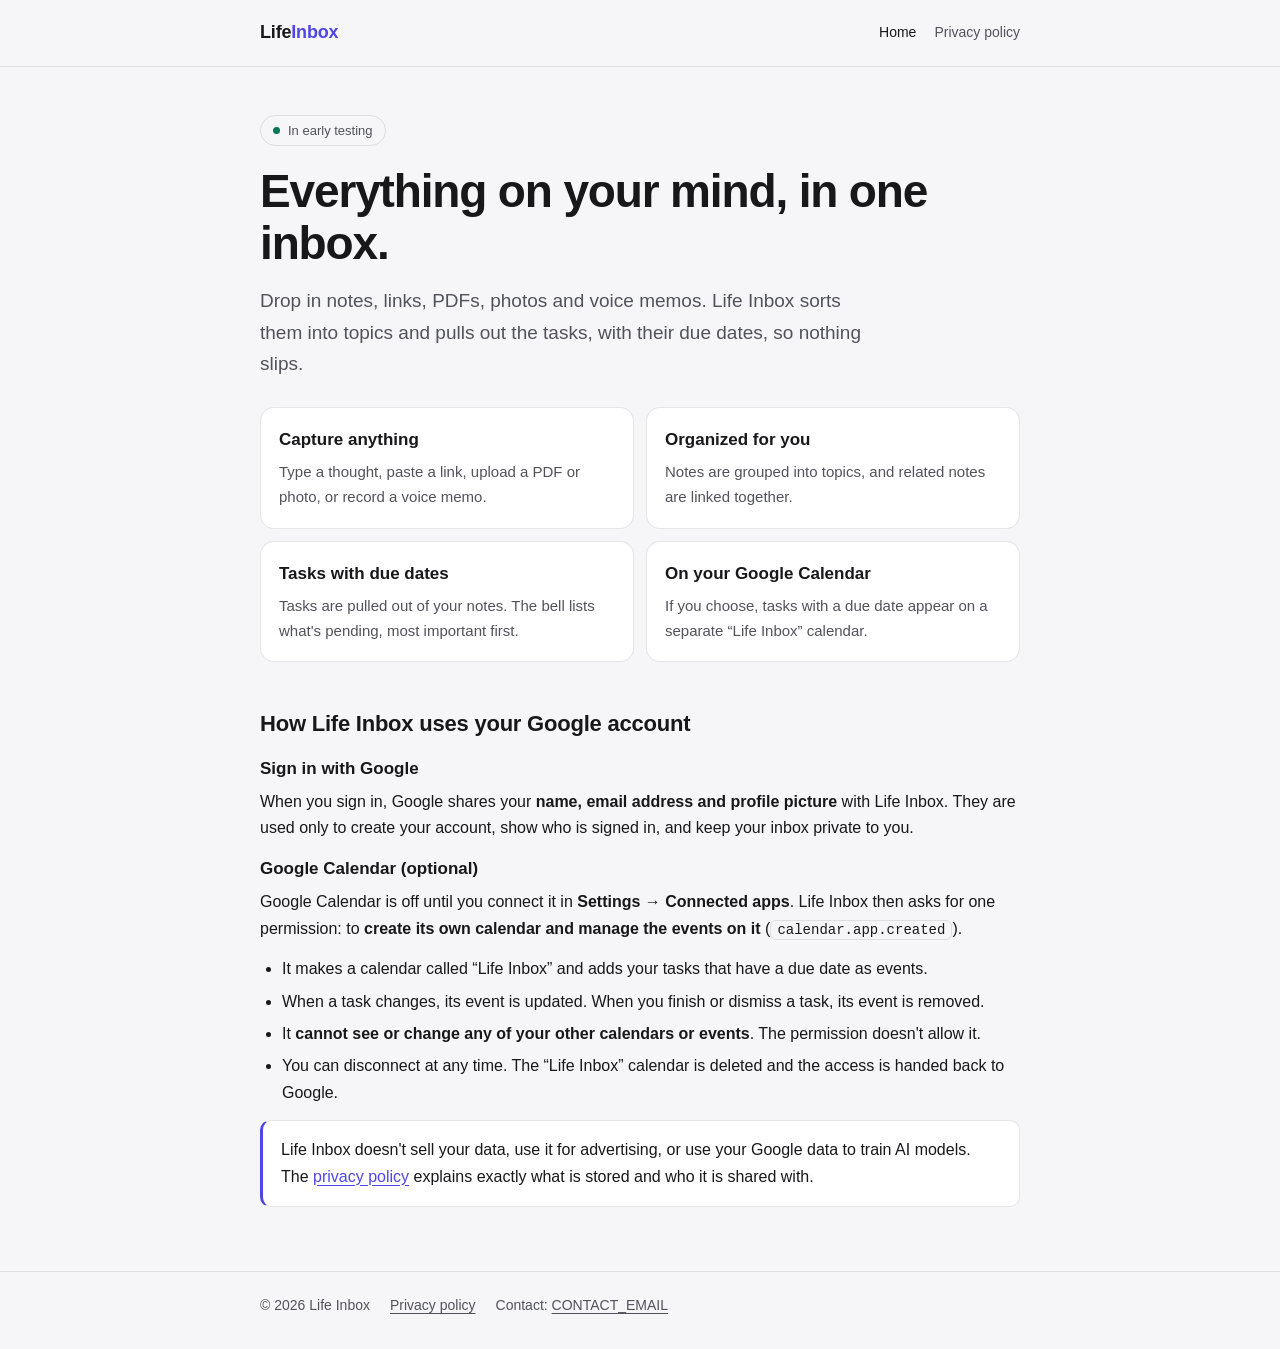
<file: site/index.html>
<!doctype html>
<html lang="en">
<head>
  <meta charset="utf-8">
  <meta name="viewport" content="width=device-width, initial-scale=1">
  <title>Life Inbox</title>
  <meta name="description" content="Life Inbox collects your notes, links, PDFs, photos and voice memos, sorts them into topics, and turns them into tasks with due dates.">
  <link rel="stylesheet" href="style.css">
</head>
<body>
  <header class="top">
    <div class="wrap">
      <a class="brand" href="./">Life<span>Inbox</span></a>
      <nav aria-label="Site">
        <a href="./" aria-current="page">Home</a>
        <a href="privacy.html">Privacy policy</a>
      </nav>
    </div>
  </header>

  <main class="wrap">
    <span class="badge">In early testing</span>
    <h1>Everything on your mind, in one inbox.</h1>
    <p class="lead">
      Drop in notes, links, PDFs, photos and voice memos. Life Inbox sorts them
      into topics and pulls out the tasks, with their due dates, so nothing slips.
    </p>

    <div class="grid">
      <div class="card">
        <h3>Capture anything</h3>
        <p>Type a thought, paste a link, upload a PDF or photo, or record a voice memo.</p>
      </div>
      <div class="card">
        <h3>Organized for you</h3>
        <p>Notes are grouped into topics, and related notes are linked together.</p>
      </div>
      <div class="card">
        <h3>Tasks with due dates</h3>
        <p>Tasks are pulled out of your notes. The bell lists what's pending, most important first.</p>
      </div>
      <div class="card">
        <h3>On your Google Calendar</h3>
        <p>If you choose, tasks with a due date appear on a separate &ldquo;Life Inbox&rdquo; calendar.</p>
      </div>
    </div>

    <h2>How Life Inbox uses your Google account</h2>

    <h3>Sign in with Google</h3>
    <p>
      When you sign in, Google shares your <strong>name, email address and
      profile picture</strong> with Life Inbox. They are used only to create
      your account, show who is signed in, and keep your inbox private to you.
    </p>

    <h3>Google Calendar (optional)</h3>
    <p>
      Google Calendar is off until you connect it in <strong>Settings &rarr;
      Connected apps</strong>. Life Inbox then asks for one permission:
      to <strong>create its own calendar and manage the events on it</strong>
      (<code>calendar.app.created</code>).
    </p>
    <ul>
      <li>It makes a calendar called &ldquo;Life Inbox&rdquo; and adds your tasks that have a due date as events.</li>
      <li>When a task changes, its event is updated. When you finish or dismiss a task, its event is removed.</li>
      <li>It <strong>cannot see or change any of your other calendars or events</strong>. The permission doesn't allow it.</li>
      <li>You can disconnect at any time. The &ldquo;Life Inbox&rdquo; calendar is deleted and the access is handed back to Google.</li>
    </ul>

    <div class="note">
      <p>
        Life Inbox doesn't sell your data, use it for advertising, or use your
        Google data to train AI models. The <a href="privacy.html">privacy
        policy</a> explains exactly what is stored and who it is shared with.
      </p>
    </div>
  </main>

  <footer>
    <div class="wrap">
      <span>&copy; 2026 Life Inbox</span>
      <a href="privacy.html">Privacy policy</a>
      <span>Contact: <a href="mailto:CONTACT_EMAIL">CONTACT_EMAIL</a></span>
    </div>
  </footer>
</body>
</html>
</file>
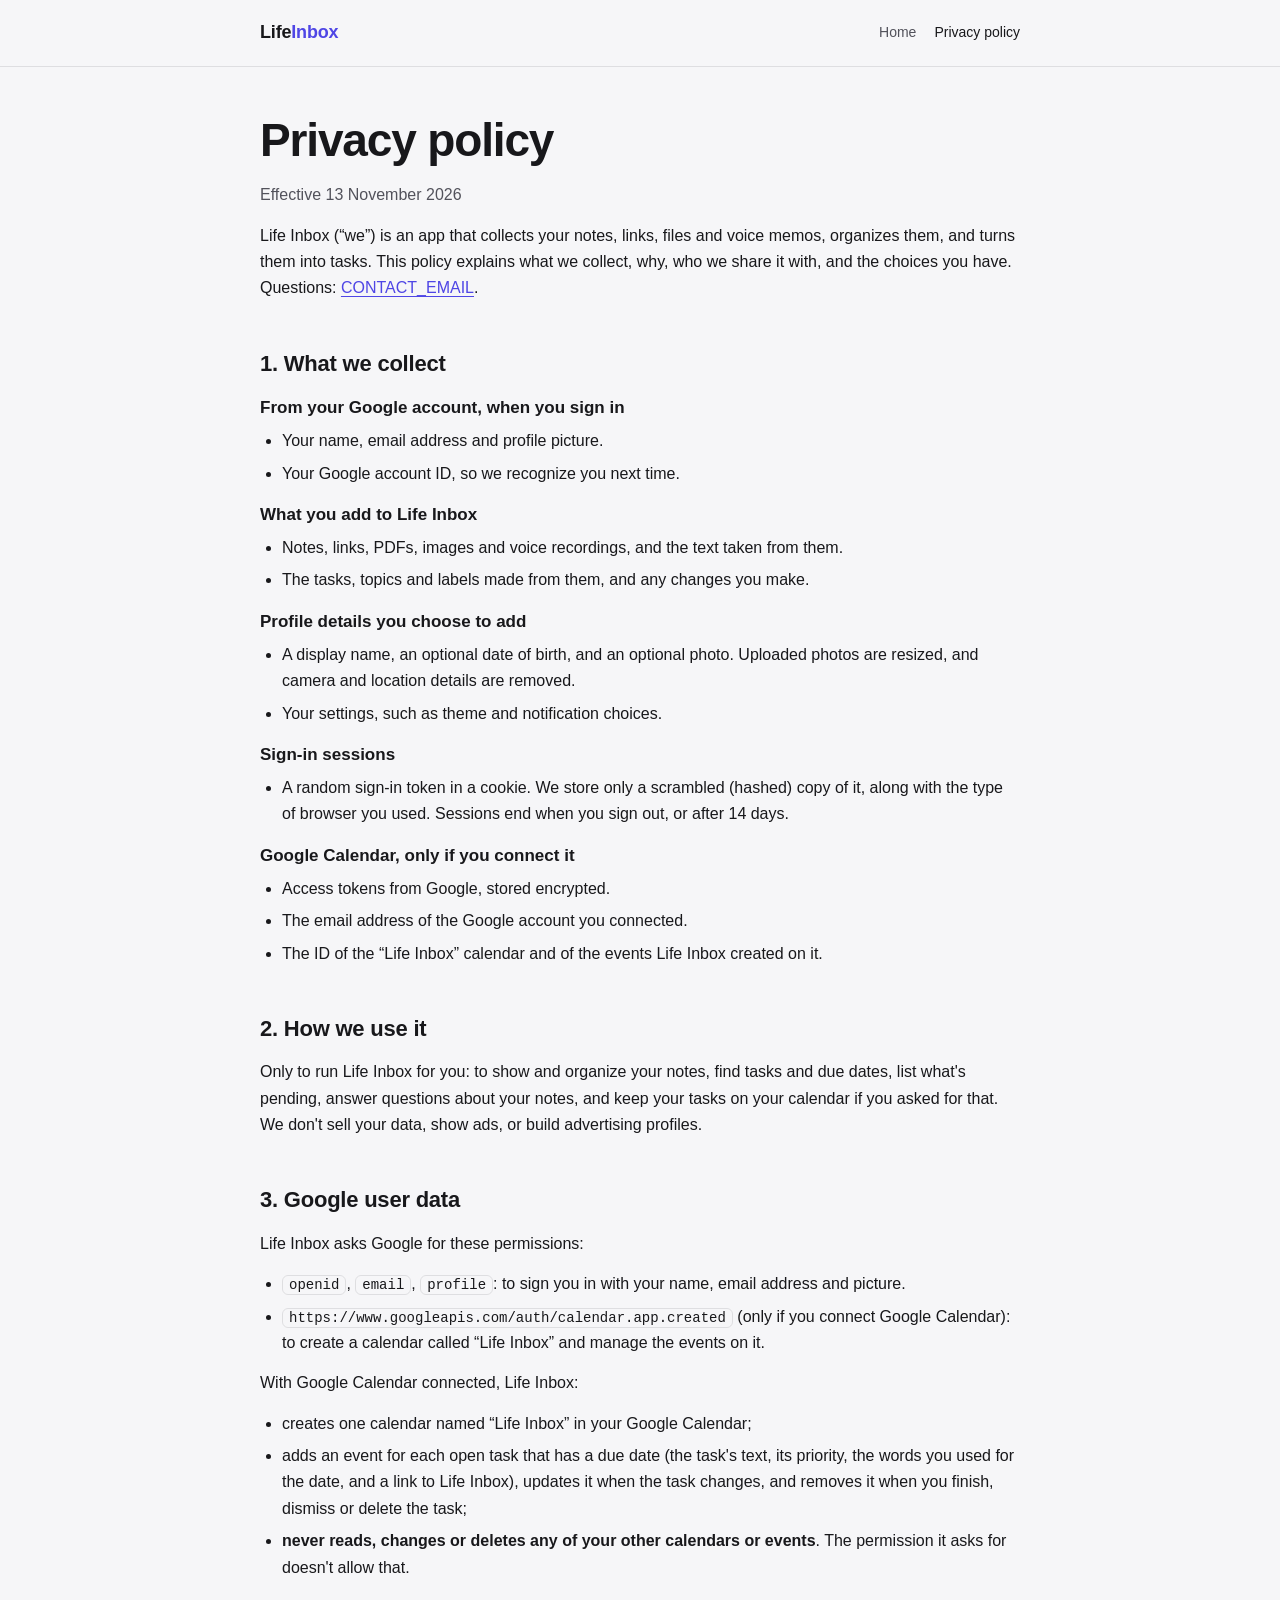
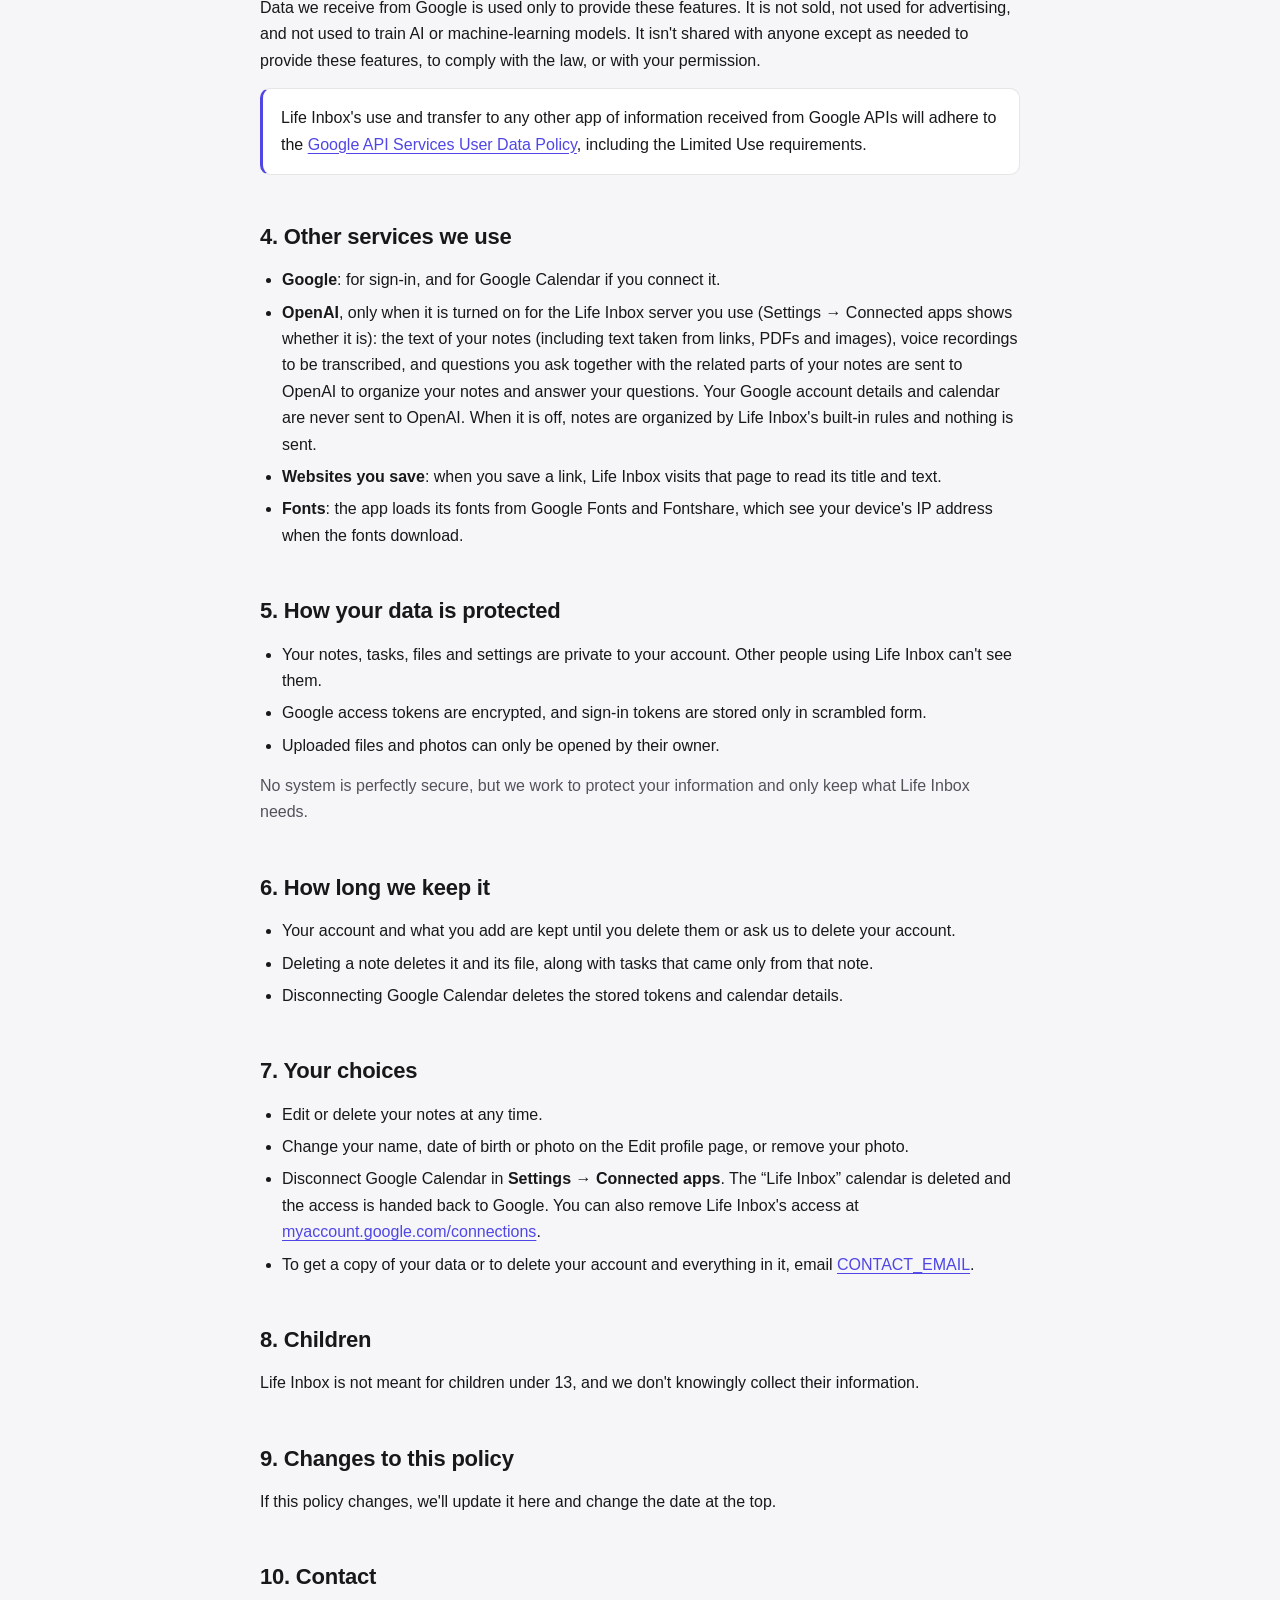
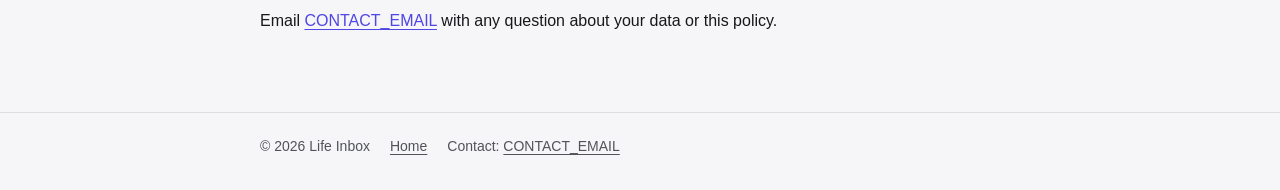
<file: site/privacy.html>
<!doctype html>
<html lang="en">
<head>
  <meta charset="utf-8">
  <meta name="viewport" content="width=device-width, initial-scale=1">
  <title>Privacy Policy · Life Inbox</title>
  <meta name="description" content="What Life Inbox collects, how it uses your Google account and Google Calendar, and your choices.">
  <link rel="stylesheet" href="style.css">
</head>
<body>
  <header class="top">
    <div class="wrap">
      <a class="brand" href="./">Life<span>Inbox</span></a>
      <nav aria-label="Site">
        <a href="./">Home</a>
        <a href="privacy.html" aria-current="page">Privacy policy</a>
      </nav>
    </div>
  </header>

  <main class="wrap">
    <h1>Privacy policy</h1>
    <p class="muted">Effective 13 November 2026</p>
    <p>
      Life Inbox (&ldquo;we&rdquo;) is an app that collects your notes, links,
      files and voice memos, organizes them, and turns them into tasks. This
      policy explains what we collect, why, who we share it with, and the
      choices you have. Questions: <a href="mailto:CONTACT_EMAIL">CONTACT_EMAIL</a>.
    </p>

    <h2>1. What we collect</h2>
    <h3>From your Google account, when you sign in</h3>
    <ul>
      <li>Your name, email address and profile picture.</li>
      <li>Your Google account ID, so we recognize you next time.</li>
    </ul>

    <h3>What you add to Life Inbox</h3>
    <ul>
      <li>Notes, links, PDFs, images and voice recordings, and the text taken from them.</li>
      <li>The tasks, topics and labels made from them, and any changes you make.</li>
    </ul>

    <h3>Profile details you choose to add</h3>
    <ul>
      <li>A display name, an optional date of birth, and an optional photo. Uploaded photos are resized, and camera and location details are removed.</li>
      <li>Your settings, such as theme and notification choices.</li>
    </ul>

    <h3>Sign-in sessions</h3>
    <ul>
      <li>A random sign-in token in a cookie. We store only a scrambled (hashed) copy of it, along with the type of browser you used. Sessions end when you sign out, or after 14 days.</li>
    </ul>

    <h3>Google Calendar, only if you connect it</h3>
    <ul>
      <li>Access tokens from Google, stored encrypted.</li>
      <li>The email address of the Google account you connected.</li>
      <li>The ID of the &ldquo;Life Inbox&rdquo; calendar and of the events Life Inbox created on it.</li>
    </ul>

    <h2>2. How we use it</h2>
    <p>
      Only to run Life Inbox for you: to show and organize your notes, find
      tasks and due dates, list what's pending, answer questions about your
      notes, and keep your tasks on your calendar if you asked for that. We
      don't sell your data, show ads, or build advertising profiles.
    </p>

    <h2>3. Google user data</h2>
    <p>Life Inbox asks Google for these permissions:</p>
    <ul>
      <li><code>openid</code>, <code>email</code>, <code>profile</code>: to sign you in with your name, email address and picture.</li>
      <li><code>https://www.googleapis.com/auth/calendar.app.created</code> (only if you connect Google Calendar): to create a calendar called &ldquo;Life Inbox&rdquo; and manage the events on it.</li>
    </ul>
    <p>With Google Calendar connected, Life Inbox:</p>
    <ul>
      <li>creates one calendar named &ldquo;Life Inbox&rdquo; in your Google Calendar;</li>
      <li>adds an event for each open task that has a due date (the task's text, its priority, the words you used for the date, and a link to Life Inbox), updates it when the task changes, and removes it when you finish, dismiss or delete the task;</li>
      <li><strong>never reads, changes or deletes any of your other calendars or events</strong>. The permission it asks for doesn't allow that.</li>
    </ul>
    <p>
      Data we receive from Google is used only to provide these features. It
      is not sold, not used for advertising, and not used to train AI or
      machine-learning models. It isn't shared with anyone except as needed to
      provide these features, to comply with the law, or with your permission.
    </p>
    <div class="note">
      <p>
        Life Inbox's use and transfer to any other app of information received
        from Google APIs will adhere to the
        <a href="https://developers.google.com/terms/api-services-user-data-policy">Google API Services User Data Policy</a>,
        including the Limited Use requirements.
      </p>
    </div>

    <h2>4. Other services we use</h2>
    <ul>
      <li>
        <strong>Google</strong>: for sign-in, and for Google Calendar if you
        connect it.
      </li>
      <li>
        <strong>OpenAI</strong>, only when it is turned on for the Life Inbox
        server you use (Settings &rarr; Connected apps shows whether it is):
        the text of your notes (including text taken from links, PDFs and
        images), voice recordings to be transcribed, and questions you ask
        together with the related parts of your notes are sent to OpenAI to
        organize your notes and answer your questions. Your Google account
        details and calendar are never sent to OpenAI. When it is off, notes
        are organized by Life Inbox's built-in rules and nothing is sent.
      </li>
      <li>
        <strong>Websites you save</strong>: when you save a link, Life Inbox
        visits that page to read its title and text.
      </li>
      <li>
        <strong>Fonts</strong>: the app loads its fonts from Google Fonts and
        Fontshare, which see your device's IP address when the fonts download.
      </li>
    </ul>

    <h2>5. How your data is protected</h2>
    <ul>
      <li>Your notes, tasks, files and settings are private to your account. Other people using Life Inbox can't see them.</li>
      <li>Google access tokens are encrypted, and sign-in tokens are stored only in scrambled form.</li>
      <li>Uploaded files and photos can only be opened by their owner.</li>
    </ul>
    <p class="muted">No system is perfectly secure, but we work to protect your information and only keep what Life Inbox needs.</p>

    <h2>6. How long we keep it</h2>
    <ul>
      <li>Your account and what you add are kept until you delete them or ask us to delete your account.</li>
      <li>Deleting a note deletes it and its file, along with tasks that came only from that note.</li>
      <li>Disconnecting Google Calendar deletes the stored tokens and calendar details.</li>
    </ul>

    <h2>7. Your choices</h2>
    <ul>
      <li>Edit or delete your notes at any time.</li>
      <li>Change your name, date of birth or photo on the Edit profile page, or remove your photo.</li>
      <li>
        Disconnect Google Calendar in <strong>Settings &rarr; Connected
        apps</strong>. The &ldquo;Life Inbox&rdquo; calendar is deleted and the
        access is handed back to Google. You can also remove Life Inbox's access
        at <a href="https://myaccount.google.com/connections">myaccount.google.com/connections</a>.
      </li>
      <li>
        To get a copy of your data or to delete your account and everything in
        it, email <a href="mailto:CONTACT_EMAIL">CONTACT_EMAIL</a>.
      </li>
    </ul>

    <h2>8. Children</h2>
    <p>Life Inbox is not meant for children under 13, and we don't knowingly collect their information.</p>

    <h2>9. Changes to this policy</h2>
    <p>If this policy changes, we'll update it here and change the date at the top.</p>

    <h2>10. Contact</h2>
    <p>Email <a href="mailto:CONTACT_EMAIL">CONTACT_EMAIL</a> with any question about your data or this policy.</p>
  </main>

  <footer>
    <div class="wrap">
      <span>&copy; 2026 Life Inbox</span>
      <a href="./">Home</a>
      <span>Contact: <a href="mailto:CONTACT_EMAIL">CONTACT_EMAIL</a></span>
    </div>
  </footer>
</body>
</html>
</file>
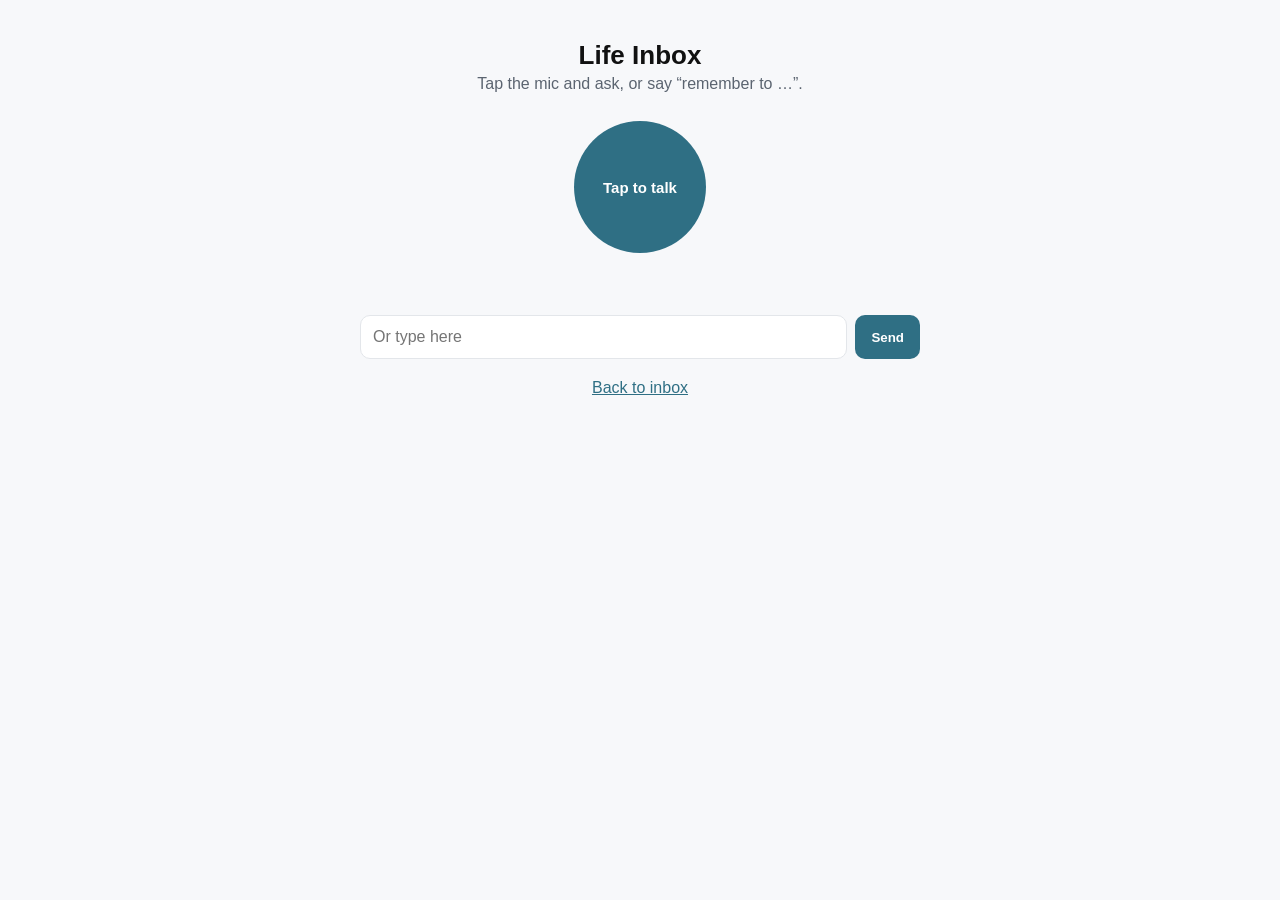
<file: app/templates/assistant.html>
<!doctype html>
<html lang="en">
<head>
  <meta charset="utf-8">
  <meta name="viewport" content="width=device-width, initial-scale=1">
  <title>Voice assistant · Life Inbox</title>
  <style>
    :root { --bg:#f7f8fa; --card:#fff; --text:#111; --muted:#5b6470; --accent:#2f6f84; --rec:#c62828; --border:#e3e6ea; }
    @media (prefers-color-scheme: dark) {
      :root { --bg:#14171a; --card:#1d2125; --text:#f2f4f6; --muted:#a3acb7; --accent:#4a9bb5; --rec:#ef5350; --border:#2d3339; }
    }
    * { box-sizing: border-box; }
    body { margin:0; min-height:100vh; background:var(--bg); color:var(--text);
           font-family:-apple-system,BlinkMacSystemFont,"Segoe UI",Roboto,sans-serif; padding:16px; }
    main { max-width:560px; margin:0 auto; text-align:center; }
    h1 { margin:24px 0 4px; font-size:26px; }
    .sub { color:var(--muted); margin:0 0 28px; }
    #mic { width:132px; height:132px; border-radius:50%; border:none; cursor:pointer;
           background:var(--accent); color:#fff; font-size:15px; font-weight:600; }
    #mic.recording { background:var(--rec); animation:pulse 1.2s infinite; }
    #mic:disabled { opacity:.6; cursor:default; }
    @keyframes pulse { 0%{box-shadow:0 0 0 0 rgba(198,40,40,.5)} 100%{box-shadow:0 0 0 26px rgba(198,40,40,0)} }
    #status { min-height:1.4em; margin:16px 0; color:var(--muted); }
    .bubble { text-align:left; background:var(--card); border:1px solid var(--border);
              border-radius:14px; padding:14px 16px; margin:12px 0; line-height:1.5; }
    .bubble small { display:block; color:var(--muted); margin-bottom:4px; font-weight:600; }
    .hidden { display:none; }
    ul { margin:8px 0 0; padding-left:18px; color:var(--muted); font-size:14px; }
    form { display:flex; gap:8px; margin-top:24px; }
    input[type=text] { flex:1; padding:12px; border-radius:10px; border:1px solid var(--border);
                       background:var(--card); color:var(--text); font-size:16px; }
    button.small { padding:12px 16px; border-radius:10px; border:none; background:var(--accent);
                   color:#fff; font-weight:600; cursor:pointer; }
    button.link { background:none; border:none; color:var(--accent); cursor:pointer; font-size:14px; margin-top:6px; }
    a { color:var(--accent); }
  </style>
</head>
<body>
<main>
  <h1>Life Inbox</h1>
  <p class="sub">Tap the mic and ask, or say “remember to …”.</p>

  <button id="mic" type="button" aria-label="Start recording">Tap to talk</button>
  <div id="status" role="status" aria-live="polite"></div>

  <div id="heard" class="bubble hidden"><small>You said</small><span></span></div>
  <div id="reply" class="bubble hidden">
    <small>Life Inbox</small><span></span>
    <ul id="sources"></ul>
    <button id="replay" class="link hidden" type="button">Play again</button>
  </div>

  <form id="typed">
    <input id="typedText" type="text" placeholder="Or type here" autocomplete="off" maxlength="500">
    <button class="small" type="submit">Send</button>
  </form>
  <p class="sub" style="margin-top:20px"><a href="/">Back to inbox</a></p>
</main>

<script>
(function () {
  const VOICE_REPLIES = __VOICE_REPLIES__;
  const mic = document.getElementById("mic");
  const statusEl = document.getElementById("status");
  const heard = document.getElementById("heard");
  const reply = document.getElementById("reply");
  const sources = document.getElementById("sources");
  const replay = document.getElementById("replay");
  const typed = document.getElementById("typed");
  const typedText = document.getElementById("typedText");
  const player = new Audio();
  const SILENT = "[data-uri]";
  const MAX_RECORD_MS = 30000;

  let recorder = null, stream = null, chunks = [], stopTimer = null, lastSpeech = "";

  function setStatus(text) { statusEl.textContent = text || ""; }
  function busy(on) { mic.disabled = on; typedText.disabled = on; }
  function show(el, label) { el.classList.remove("hidden"); el.querySelector("span").textContent = label; }

  function pickMime() {
    const options = ["audio/webm;codecs=opus", "audio/webm", "audio/mp4", "audio/ogg;codecs=opus"];
    return options.find(function (t) { return window.MediaRecorder && MediaRecorder.isTypeSupported(t); }) || "";
  }
  function extFor(mime) {
    if (mime.indexOf("mp4") >= 0) return "m4a";
    if (mime.indexOf("ogg") >= 0) return "ogg";
    return "webm";
  }

  async function startRecording() {
    // Unlock audio playback now: browsers only allow it after a tap.
    player.src = SILENT; player.play().catch(function () {});
    try {
      stream = await navigator.mediaDevices.getUserMedia({ audio: true });
    } catch (e) {
      setStatus("Microphone blocked. Allow it in your browser, or type below.");
      return;
    }
    const mime = pickMime();
    recorder = mime ? new MediaRecorder(stream, { mimeType: mime }) : new MediaRecorder(stream);
    chunks = [];
    recorder.ondataavailable = function (ev) { if (ev.data && ev.data.size) chunks.push(ev.data); };
    recorder.onstop = function () {
      stream.getTracks().forEach(function (t) { t.stop(); });
      const type = recorder.mimeType || mime || "audio/webm";
      const blob = new Blob(chunks, { type: type });
      recorder = null;
      if (blob.size < 1200) { setStatus("That was too short. Tap and try again."); return; }
      const form = new FormData();
      form.append("file", blob, "voice." + extFor(type));
      send(form);
    };
    recorder.start();
    mic.classList.add("recording"); mic.textContent = "Tap to stop";
    setStatus("Listening…");
    stopTimer = setTimeout(stopRecording, MAX_RECORD_MS);
  }

  function stopRecording() {
    clearTimeout(stopTimer);
    if (recorder && recorder.state !== "inactive") recorder.stop();
    mic.classList.remove("recording"); mic.textContent = "Tap to talk";
  }

  mic.addEventListener("click", function () {
    if (recorder) stopRecording(); else startRecording();
  });

  typed.addEventListener("submit", function (ev) {
    ev.preventDefault();
    const value = typedText.value.trim();
    if (!value) return;
    player.src = SILENT; player.play().catch(function () {});
    const form = new FormData();
    form.append("text", value);
    typedText.value = "";
    send(form);
  });

  async function send(form) {
    busy(true); setStatus("Thinking…");
    try {
      const res = await fetch("/api/assistant/voice", { method: "POST", body: form });
      if (res.status === 401) {
        setStatus("");
        show(reply, "Please sign in first.");
        sources.innerHTML = "";
        const link = document.createElement("a"); link.href = "/login"; link.textContent = "Go to sign in";
        sources.appendChild(link);
        return;
      }
      const data = await res.json();
      if (!res.ok) { setStatus(data.detail || "Something went wrong. Please try again."); return; }
      show(heard, data.transcript);
      show(reply, data.reply);
      sources.innerHTML = "";
      (data.citations || []).forEach(function (c) {
        const li = document.createElement("li");
        li.textContent = (c.title || "Item " + c.item_id) + (c.excerpt ? " — " + c.excerpt : "");
        sources.appendChild(li);
      });
      setStatus("");
      lastSpeech = data.speech || data.reply;
      replay.classList.remove("hidden");
      await speak(lastSpeech);
    } catch (e) {
      setStatus("Could not reach the server. Check your connection.");
    } finally {
      busy(false);
    }
  }

  async function speak(text) {
    if (!text) return;
    if (VOICE_REPLIES) {
      try {
        const res = await fetch("/api/assistant/speak", {
          method: "POST",
          headers: { "Content-Type": "application/json" },
          body: JSON.stringify({ text: text })
        });
        if (res.ok) {
          const url = URL.createObjectURL(await res.blob());
          player.src = url;
          player.onended = function () { URL.revokeObjectURL(url); };
          await player.play();
          return;
        }
      } catch (e) { /* fall back to the browser voice below */ }
    }
    if (window.speechSynthesis) {
      window.speechSynthesis.cancel();
      window.speechSynthesis.speak(new SpeechSynthesisUtterance(text));
    }
  }

  replay.addEventListener("click", function () { speak(lastSpeech); });
})();
</script>
</body>
</html>
</file>
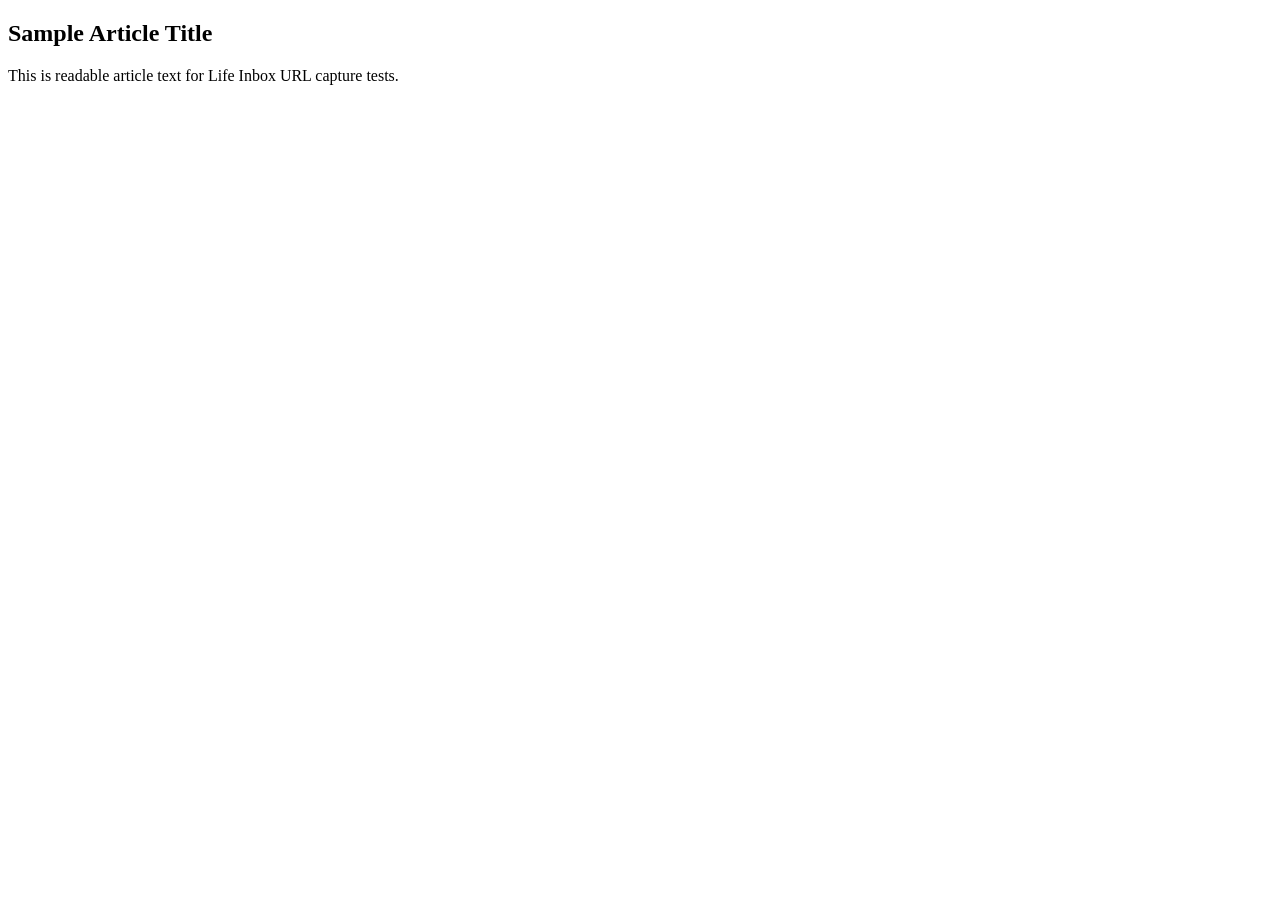
<file: tests/fixtures/sample_article.html>
<!doctype html>
<html>
<head>
  <title>Sample Article Title</title>
  <meta property="og:title" content="Sample OG Title" />
  <meta name="description" content="Short article description." />
</head>
<body>
  <article>
    <h1>Sample Article Title</h1>
    <p>This is readable article text for Life Inbox URL capture tests.</p>
  </article>
</body>
</html>
</file>
<file: site/style.css>
/* Life Inbox public pages (home + privacy). No external fonts or scripts. */
:root {
  --bg: #0A0A0A;
  --panel: #111114;
  --line: rgba(255, 255, 255, 0.10);
  --text: #F4F4F5;
  --text-2: #A1A1AA;
  --accent: #818CF8;
  --accent-solid: #6366F1;
  --ok: #34D399;
  color-scheme: dark;
}
@media (prefers-color-scheme: light) {
  :root {
    --bg: #F6F6F8;
    --panel: #FFFFFF;
    --line: rgba(10, 10, 20, 0.10);
    --text: #18181B;
    --text-2: #52525B;
    --accent: #4F46E5;
    --accent-solid: #4F46E5;
    --ok: #047857;
    color-scheme: light;
  }
}
* { box-sizing: border-box; }
html { -webkit-text-size-adjust: 100%; }
body {
  margin: 0;
  background: var(--bg);
  color: var(--text);
  font: 16px/1.65 -apple-system, BlinkMacSystemFont, "Segoe UI", Roboto, "Helvetica Neue", Arial, sans-serif;
}
a { color: var(--accent); text-underline-offset: 3px; }
a:hover { text-decoration-thickness: 2px; }
.wrap { width: min(760px, 100% - 32px); margin: 0 auto; }

header.top { border-bottom: 1px solid var(--line); }
header.top .wrap { display: flex; align-items: center; justify-content: space-between; gap: 16px; padding: 18px 0; }
.brand { color: var(--text); font-weight: 700; font-size: 18px; letter-spacing: -0.01em; text-decoration: none; }
.brand span { color: var(--accent); }
header.top nav { display: flex; gap: 18px; font-size: 14px; }
header.top nav a { color: var(--text-2); text-decoration: none; }
header.top nav a:hover, header.top nav a[aria-current="page"] { color: var(--text); }

main { padding: 48px 0 64px; }
h1 { font-size: clamp(32px, 6vw, 46px); line-height: 1.12; letter-spacing: -0.025em; margin: 0 0 16px; }
h2 { font-size: 22px; letter-spacing: -0.01em; margin: 44px 0 12px; }
h3 { font-size: 17px; margin: 0 0 6px; }
p, ul { margin: 0 0 14px; }
ul { padding-left: 22px; }
li { margin-bottom: 6px; }
.lead { font-size: 19px; color: var(--text-2); max-width: 620px; }
.muted { color: var(--text-2); }
.small { font-size: 14px; }
code { font: 14px/1.4 ui-monospace, SFMono-Regular, Menlo, monospace; padding: 1px 6px; border: 1px solid var(--line); border-radius: 6px; overflow-wrap: anywhere; }

.badge {
  display: inline-flex; align-items: center; gap: 8px;
  padding: 4px 12px; margin-bottom: 20px;
  border: 1px solid var(--line); border-radius: 999px;
  color: var(--text-2); font-size: 13px;
}
.badge::before { content: ""; width: 7px; height: 7px; border-radius: 50%; background: var(--ok); }

.grid { display: grid; grid-template-columns: repeat(2, minmax(0, 1fr)); gap: 12px; margin-top: 28px; }
@media (max-width: 600px) { .grid { grid-template-columns: 1fr; } }
.card { padding: 18px; border: 1px solid var(--line); border-radius: 14px; background: var(--panel); }
.card p { margin: 0; color: var(--text-2); font-size: 15px; }

.note { padding: 16px 18px; border: 1px solid var(--line); border-left: 3px solid var(--accent-solid); border-radius: 10px; background: var(--panel); }
.note p:last-child { margin-bottom: 0; }

footer { border-top: 1px solid var(--line); }
footer .wrap { display: flex; flex-wrap: wrap; gap: 8px 20px; padding: 22px 0 32px; color: var(--text-2); font-size: 14px; }
footer a { color: var(--text-2); }
</file>
